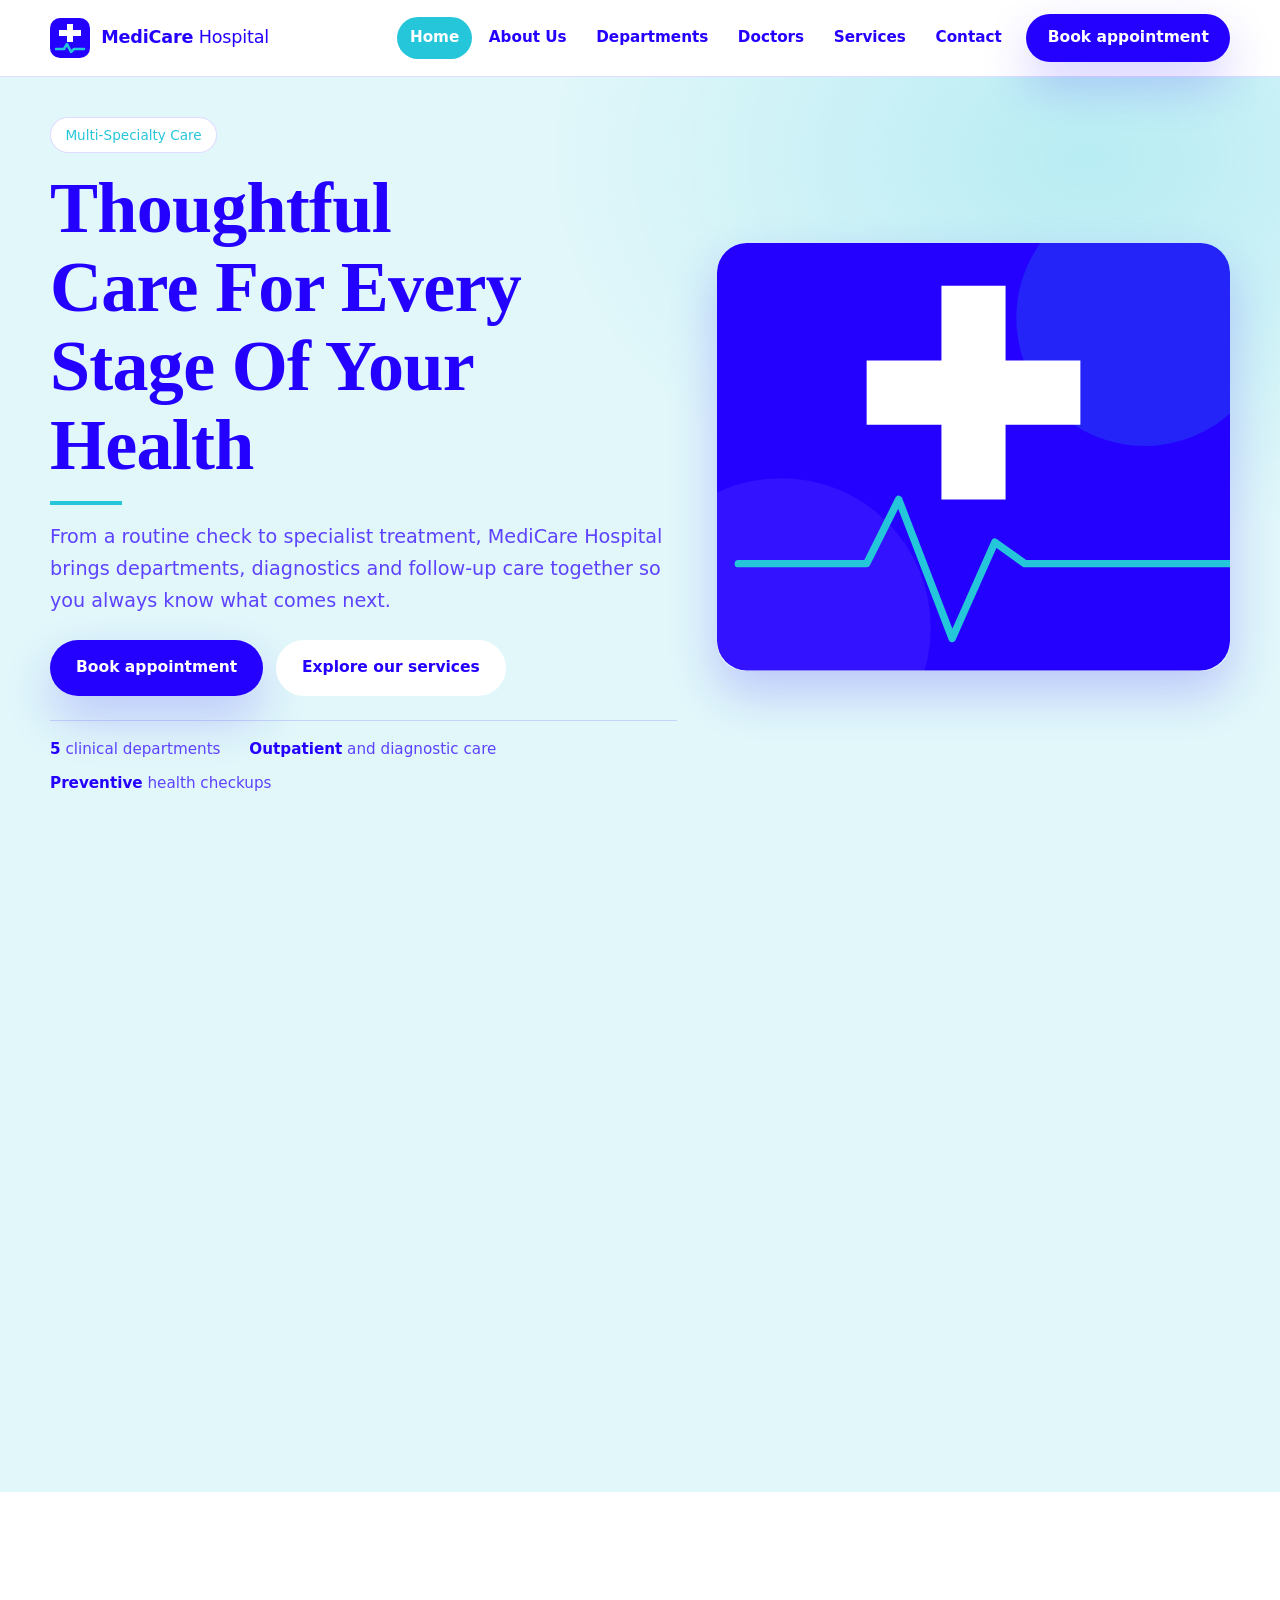
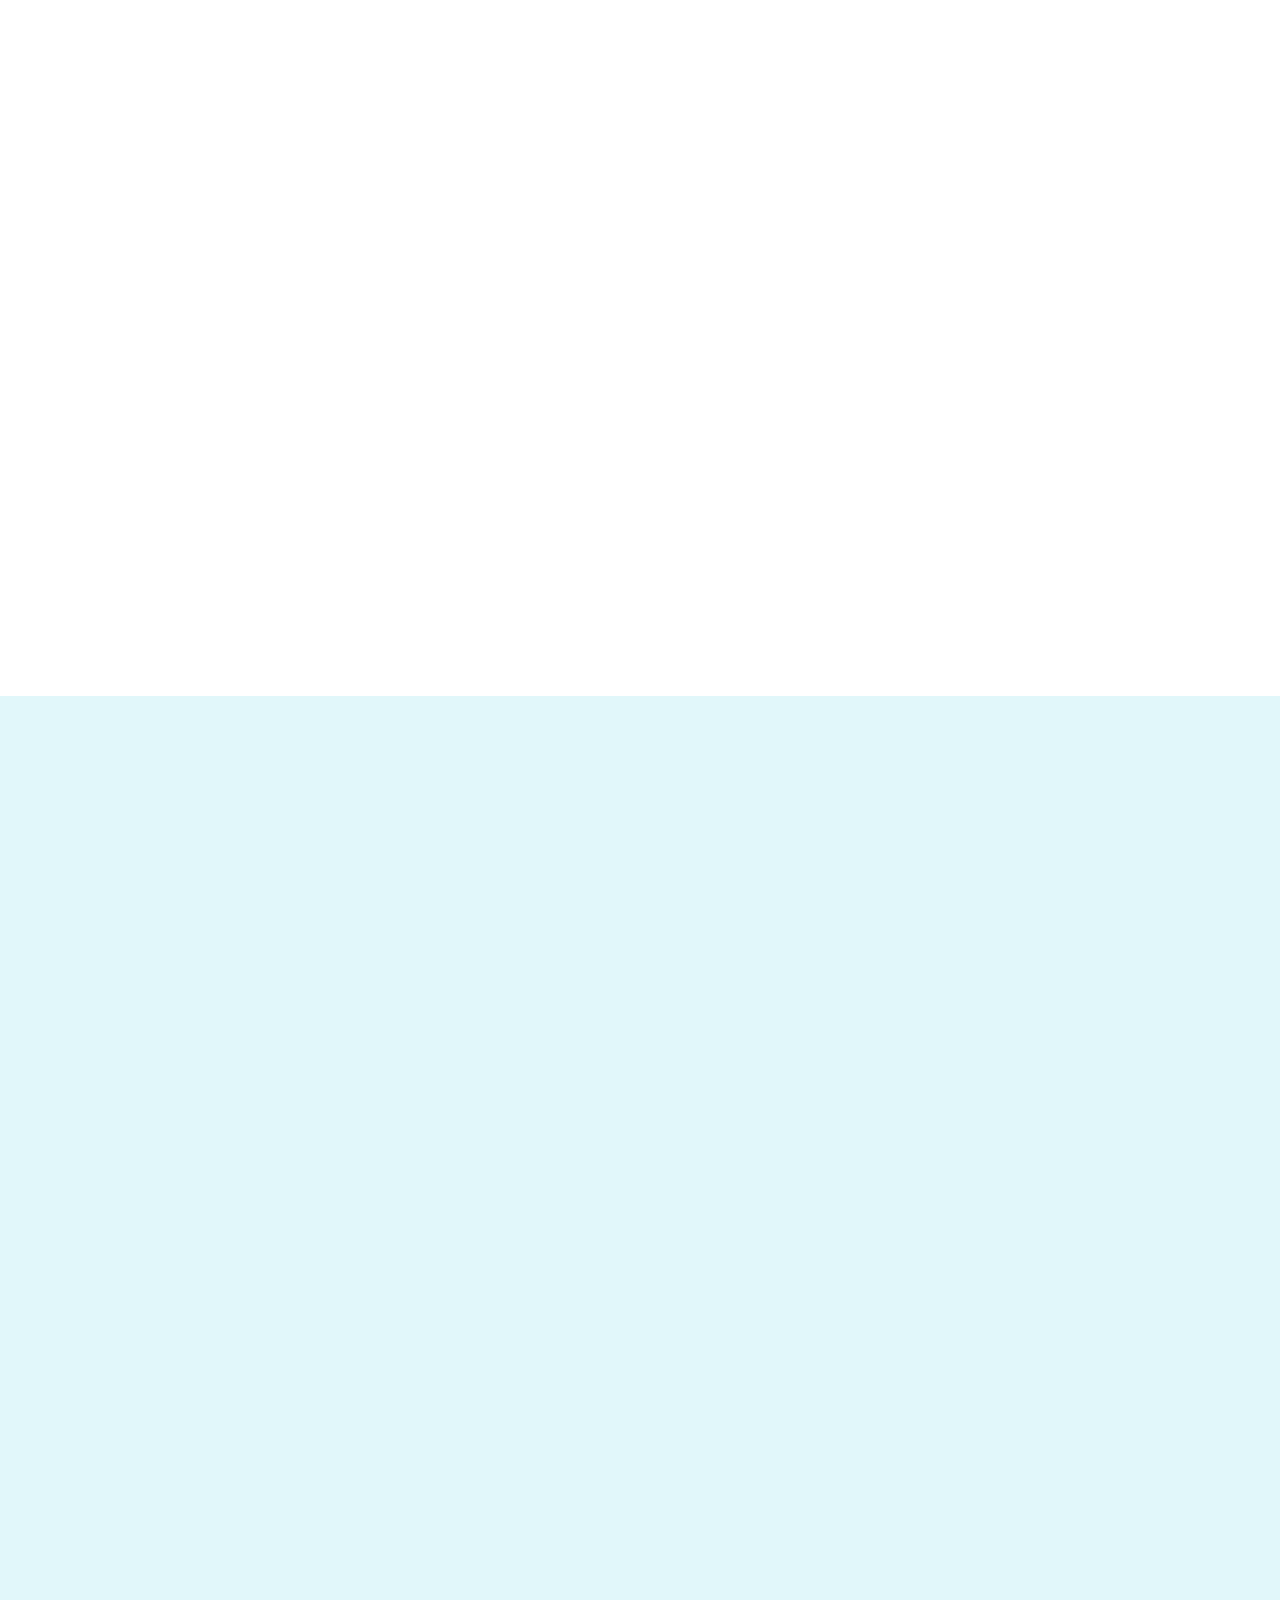
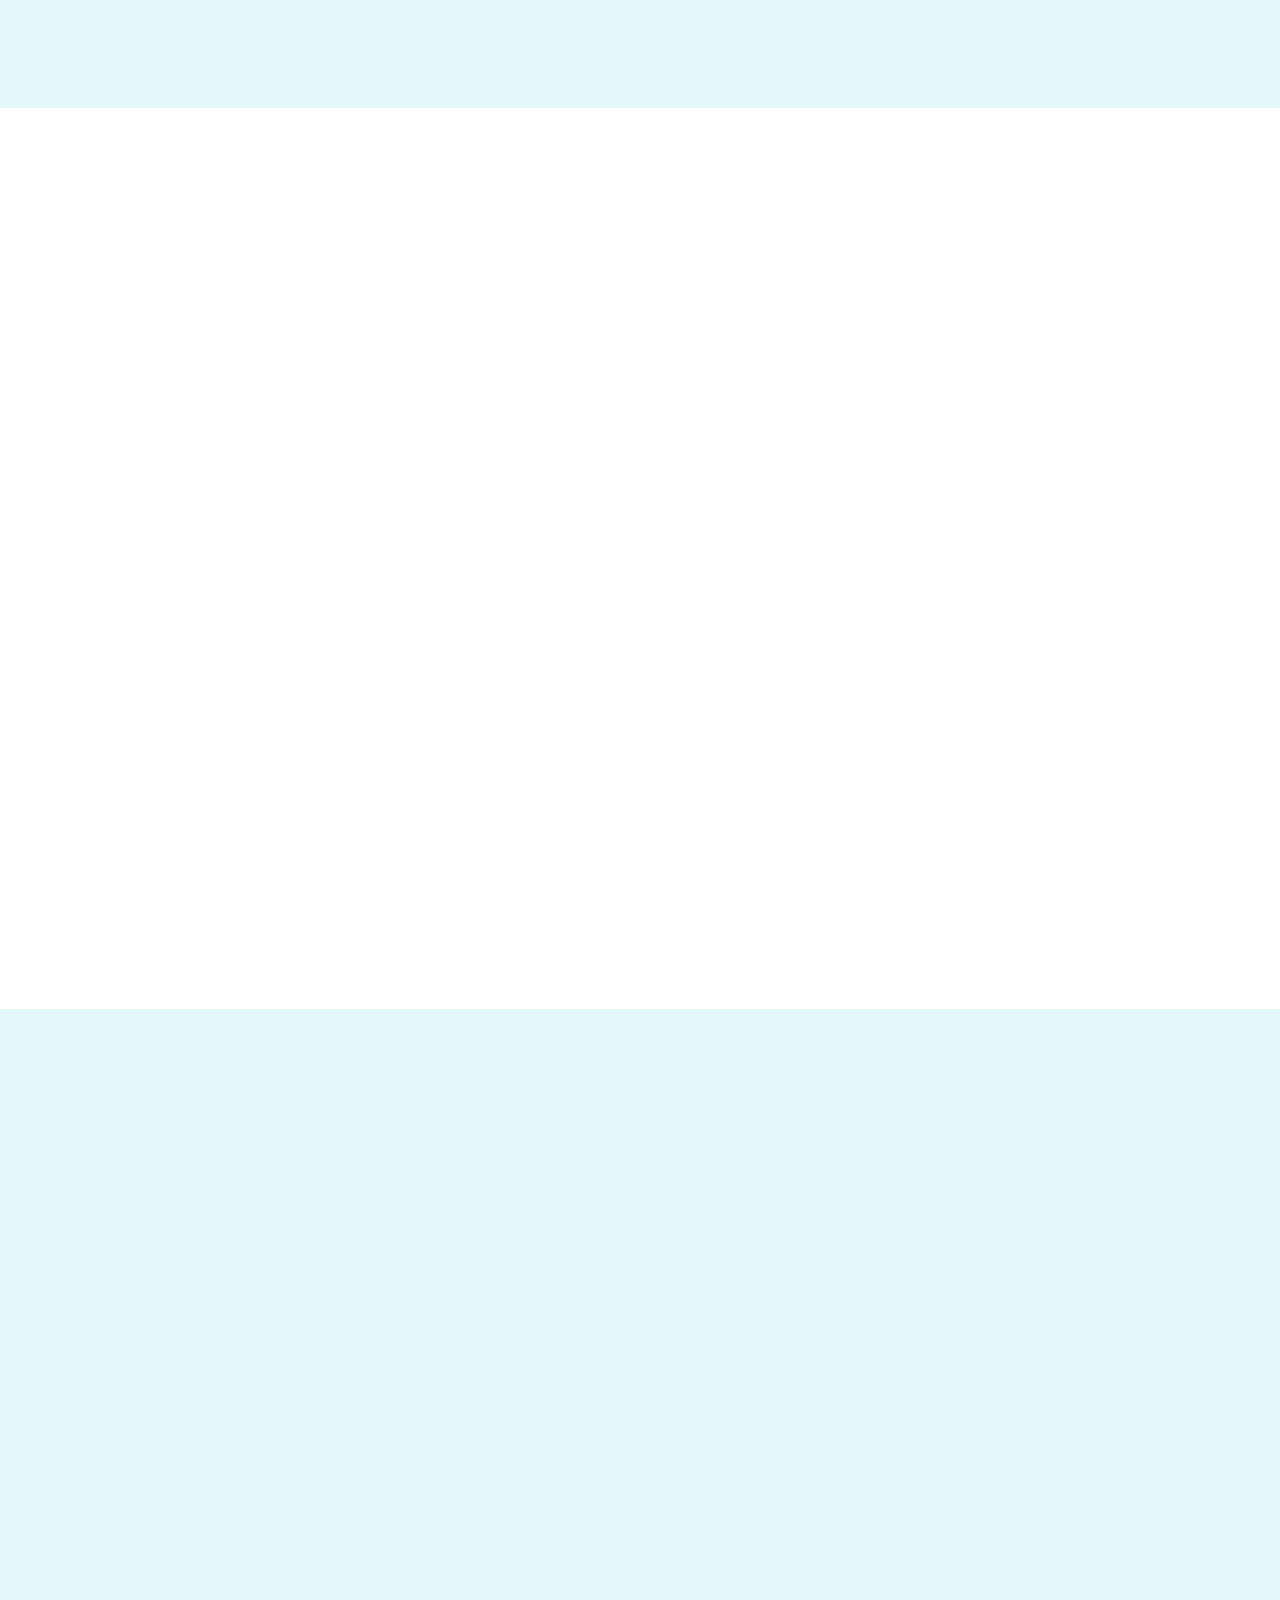
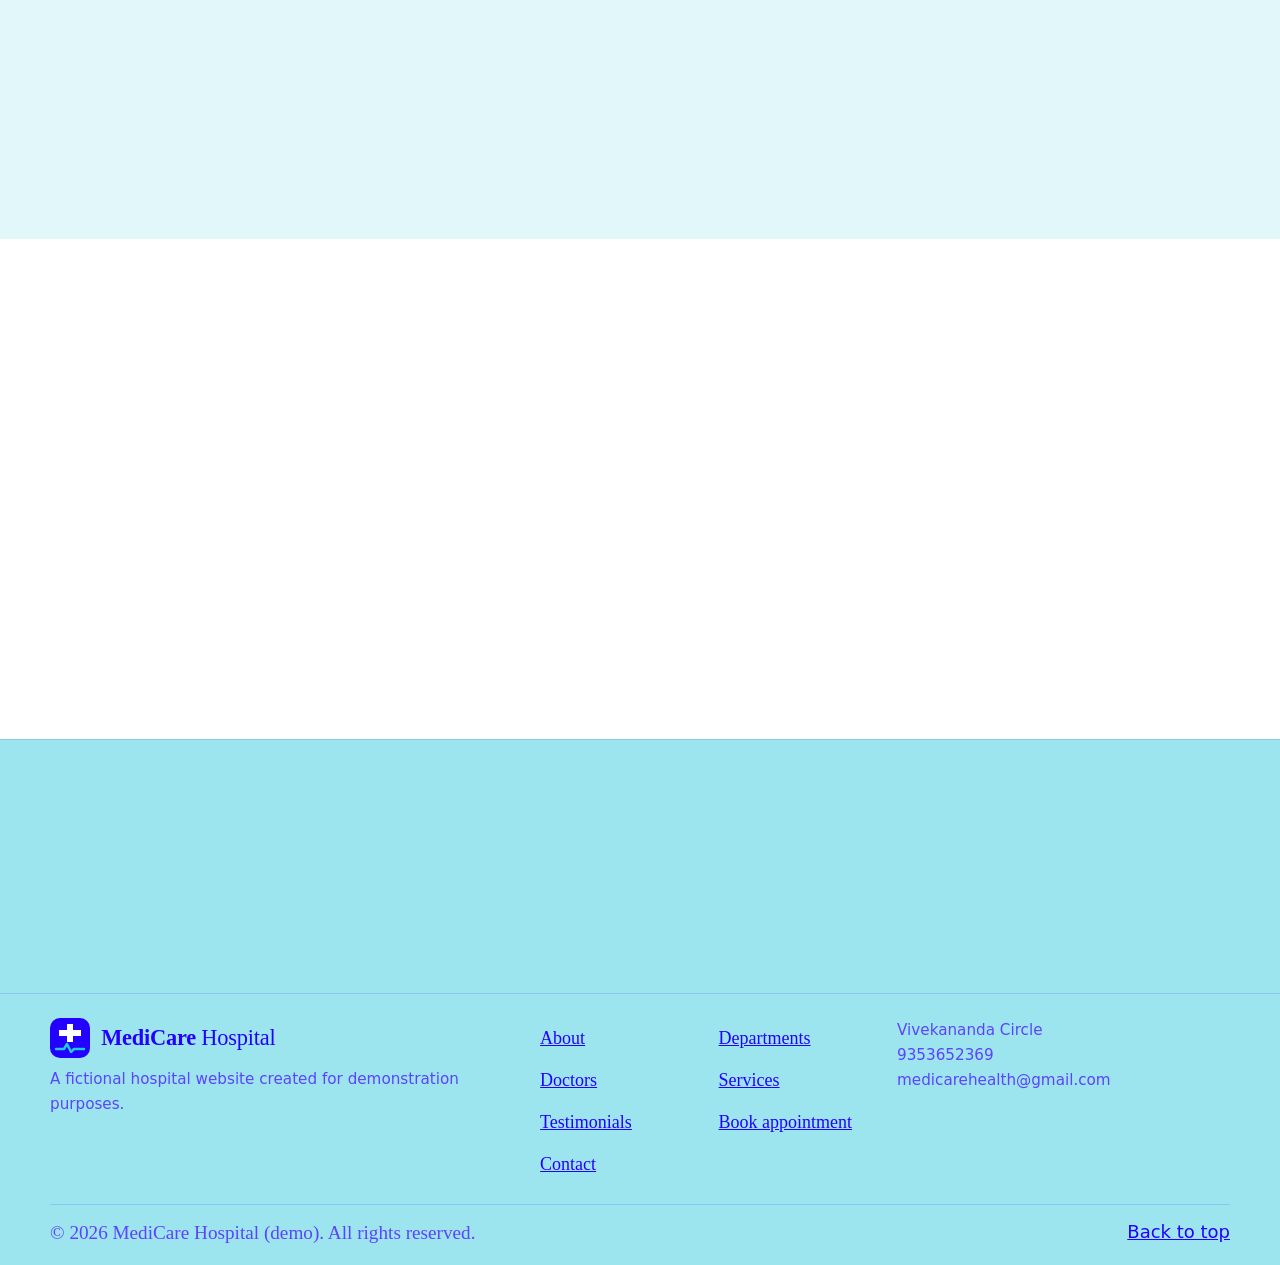
<file: Hospital_website/MediCare_Hospitals_V1/index.html>
<!DOCTYPE html>
<html lang="en">

<head>
    <meta charset="UTF-8">
    <meta name="viewport" content="width=device-width, initial-scale=1">
    <title>MediCare Hospital | Multi-Specialty Care and Doctor Appointments (Demo)</title>
    <meta name="description"
        content="MediCare Hospital is a demonstration website for a multi-specialty hospital: explore departments, doctors, outpatient care, diagnostics and preventive health checkups.">
    <!-- Google ignores the keywords tag; it is included because the assignment requires it. -->
    <meta name="keywords"
        content="multi-specialty hospital, private hospital, multi-specialty clinic, patient-centered care, book a doctor appointment, book doctor appointment online, schedule doctor visit, specialist appointment booking, cardiology, orthopedics, neurology, pediatrics, general medicine, heart specialist, bone and joint doctor, neurologist, pediatric care, general physician, emergency care, emergency department, outpatient consultation, medical diagnostics, diagnostic services, laboratory testing, blood test, x-ray and imaging, preventive health checkup, preventive health screening, health checkup package, health screening package, routine health checkup, family healthcare, second opinion consultation, sick visit, medical advice, chest pain evaluation, joint pain treatment, headache specialist, child health checkup, fever and infection care, compassionate care, clear medical communication, follow-up care, coordinated care">
    <!-- Revisit the robots directive before launch. -->
    <meta name="robots" content="index, follow">
    <!-- theme-color must match --brand-blue in style.css -->
    <meta name="theme-color" content="#2400FF">
    <meta property="og:title" content="MediCare Hospital: Multi-Specialty Care (Demo)">
    <meta property="og:description"
        content="Demo hospital website with departments, sample doctors, services and a demo appointment form.">
    <meta property="og:type" content="website">
    <!-- REQUIRES REAL PRODUCTION DOMAIN BEFORE LAUNCH: og:url, og:image, rel="canonical" -->
    <meta name="twitter:card" content="summary_large_image">
    <meta name="twitter:title" content="MediCare Hospital: Multi-Specialty Care (Demo)">
    <meta name="twitter:description"
        content="Demo hospital website with departments, sample doctors, services and a demo appointment form.">
    <!-- Favicon: standalone data-URI copy of the logo mark. Replace with a full production favicon set (add the asset files) before launch. -->
    <link rel="icon" type="image/svg+xml"
        href="data:image/svg+xml,%3Csvg xmlns='http://www.w3.org/2000/svg' viewBox='0 0 40 40'%3E%3Crect width='40' height='40' rx='10' fill='%232400FF'/%3E%3Cpath d='M17 6h6v6h8v6h-8v6h-6v-6H9v-6h8z' fill='%23FFFFFF'/%3E%3Cpath d='M6 31h8l3-5 4 8 3-3h10' fill='none' stroke='%2326C6DA' stroke-width='2.5' stroke-linecap='round' stroke-linejoin='round'/%3E%3C/svg%3E">
    <link rel="stylesheet" href="style.css">
    <script src="script.js"></script>
</head>

<body id="top" tabindex="-1">
    <!-- Logo and icon symbols (brand palette only) -->
    <svg width="0" height="0" style="position:absolute" aria-hidden="true" focusable="false">
        <symbol id="logo-mark" viewBox="0 0 40 40">
            <rect width="40" height="40" rx="10" fill="#2400FF" />
            <path d="M17 6h6v6h8v6h-8v6h-6v-6H9v-6h8z" fill="#FFFFFF" />
            <path d="M6 31h8l3-5 4 8 3-3h10" fill="none" stroke="#26C6DA" stroke-width="2.5" stroke-linecap="round"
                stroke-linejoin="round" />
        </symbol>
        <symbol id="person" viewBox="0 0 80 80">
            <circle cx="40" cy="30" r="14" />
            <path d="M12 78c2-19 14-29 28-29s26 10 28 29z" />
        </symbol>
    </svg>

    <a class="skip-link" href="#main">Skip to main content</a>

    <header class="site-header">
        <div class="container header-inner">
            <a class="brand" href="#top" aria-label="MediCare Hospital, back to top">
                <svg class="brand-mark" width="40" height="40" aria-hidden="true">
                    <use href="#logo-mark" />
                </svg>
                <span class="brand-text"><strong>MediCare</strong> Hospital</span>
            </a>
            <button id="nav-toggle" class="nav-toggle" type="button" aria-expanded="false"
                aria-controls="primary-navigation" aria-label="Open main menu">
                <span class="hamburger" aria-hidden="true"></span>
            </button>
            <nav id="primary-navigation" class="primary-nav" aria-label="Main">
                <ul>
                    <li><a href="#home">Home</a></li>
                    <li><a href="#about">About Us</a></li>
                    <li><a href="#departments">Departments</a></li>
                    <li><a href="#doctors">Doctors</a></li>
                    <li><a href="#services">Services</a></li>
                    <li><a href="#contact">Contact</a></li>
                    <li><a class="btn btn-primary" href="#appointment">Book appointment</a></li>
                </ul>
            </nav>
        </div>
    </header>

    <main id="main">
        <section id="home" class="hero" aria-labelledby="hero-title">
            <div class="container hero-grid">
                <div class="hero-copy">
                    <div class="hero-tags">
                        <p class="hero-note">Multi-Specialty Care</p>

                    </div>
                    <h1 id="hero-title">Thoughtful Care For Every Stage Of Your Health</h1>
                    <p class="lead">From a routine check to specialist treatment, MediCare Hospital brings departments,
                        diagnostics and follow-up care together so you always know what comes next.</p>
                    <div class="cta-row">
                        <a class="btn btn-primary" href="#appointment">Book appointment</a>
                        <a class="btn btn-outline" href="#services">Explore our services</a>
                    </div>
                    <ul class="highlights" aria-label="Highlights">
                        <li><strong>5</strong> clinical departments</li>
                        <li><strong>Outpatient</strong> and diagnostic care</li>
                        <li><strong>Preventive</strong> health checkups</li>
                    </ul>
                </div>
                <div class="hero-visual" aria-hidden="false">
                    <svg viewBox="0 0 480 400" role="img"
                        aria-label="Illustration of a medical cross with a heartbeat line in the hospital's brand colors">
                        <rect width="480" height="400" rx="28" fill="#2400FF" />
                        <circle cx="400" cy="70" r="120" fill="#26C6DA" fill-opacity=".18" />
                        <circle cx="60" cy="360" r="140" fill="#FFFFFF" fill-opacity=".07" />
                        <path d="M210 40h60v70h70v60h-70v70h-60v-70h-70v-60h70z" fill="#FFFFFF" />
                        <path class="ecg" pathLength="1" d="M20 300h120l30-60 50 130 40-90 28 20h192" fill="none"
                            stroke="#26C6DA" stroke-width="7" stroke-linecap="round" stroke-linejoin="round" />
                    </svg>
                </div>
            </div>
        </section>

        <section id="about" class="section section-tint" aria-labelledby="about-title">
            <div class="container split">
                <div class="reveal about-image" data-reveal="left">
                    <div class="media media-about">
                        <svg viewBox="0 0 400 320" role="img"
                            aria-label="Illustration of connected care teams around a medical cross">
                            <rect width="400" height="320" fill="#26C6DA" />
                            <circle cx="200" cy="160" r="110" fill="#FFFFFF" fill-opacity=".35" />
                            <circle cx="200" cy="160" r="70" fill="#FFFFFF" />
                            <path d="M188 120h24v28h28v24h-28v28h-24v-28h-28v-24h28z" fill="#2400FF" />
                            <circle cx="70" cy="70" r="22" fill="#2400FF" />
                            <circle cx="340" cy="90" r="16" fill="#FFFFFF" />
                            <circle cx="320" cy="260" r="24" fill="#2400FF" />
                            <circle cx="80" cy="250" r="14" fill="#FFFFFF" />
                        </svg>
                    </div>
                </div>
                <div>
                    <h2 id="about-title" class="reveal " data-reveal="up">Care built around the patient</h2>
                    <p class="reveal" data-reveal="up" style="--reveal-delay:100ms">Our mission is to make hospital care
                        clear and coordinated. Each department works from one shared plan, so you spend less time
                        repeating yourself and more time getting better.</p>
                    <ul class="benefits">
                        <li class="reveal " data-reveal="up" style="--reveal-delay:150ms">
                            <h3>Coordinated specialists</h3>
                            <p>Departments share notes so your care stays consistent.</p>
                        </li>
                        <li class="reveal" data-reveal="up" style="--reveal-delay:250ms">
                            <h3>Clear communication</h3>
                            <p>Plain explanations of tests, options and next steps.</p>
                        </li>
                        <li class="reveal" data-reveal="up" style="--reveal-delay:350ms">
                            <h3>Care beyond the visit</h3>
                            <p>Follow-up and preventive checkups to keep you well.</p>
                        </li>
                    </ul>
                </div>
            </div>
        </section>

        <section id="departments" class="section" aria-labelledby="dept-title">
            <div class="container">
                <div class="section-head">
                    <h2 id="dept-title" class="reveal" data-reveal="up">Medical departments</h2>
                    <p class="reveal" data-reveal="up" style="--reveal-delay:100ms">Five departments covering the most
                        common reasons people visit a hospital.</p>
                </div>
                <div class="grid grid-5">
                    <article class="card reveal" data-reveal="right">
                        <svg class="icon" viewBox="0 0 24 24" aria-hidden="true">
                            <path d="M12 20s-7-4.4-7-10a4 4 0 0 1 7-2.5A4 4 0 0 1 19 10c0 5.6-7 10-7 10z" />
                        </svg>
                        <h3><button class="dept-link" type="button" data-department="cardiology">Cardiology</button>
                        </h3>
                        <p>Heart and circulation care, from checkups to ongoing management.</p>
                        <span class="dept-cta" aria-hidden="true">Book this department</span>

                    </article>
                    <article class="card reveal" data-reveal="right" style="--reveal-delay:150ms">
                        <svg class="icon" viewBox="0 0 24 24" aria-hidden="true">
                            <path d="M7 17 17 7" />
                            <circle cx="6" cy="18" r="2.5" />
                            <circle cx="18" cy="6" r="2.5" />
                        </svg>
                        <h3><button class="dept-link" type="button" data-department="orthopedics">Orthopedics</button>
                        </h3>
                        <p>Bones, joints and muscles, including injury assessment and rehabilitation.</p>
                        <span class="dept-cta" aria-hidden="true">Book this department</span>
                    </article>
                    <article class="card reveal" data-reveal="right" style="--reveal-delay:300ms">
                        <svg class="icon" viewBox="0 0 24 24" aria-hidden="true">
                            <circle cx="6" cy="8" r="2.5" />
                            <circle cx="18" cy="8" r="2.5" />
                            <circle cx="12" cy="18" r="2.5" />
                            <path d="m8 9.5 3 6.5M16 9.5l-3 6.5M8.5 8h7" />
                        </svg>
                        <h3><button class="dept-link" type="button" data-department="neurology">Neurology</button></h3>
                        <p>Evaluation and care for the brain, nerves and spine.</p>
                        <span class="dept-cta" aria-hidden="true">Book this department</span>
                    </article>
                    <article class="card reveal" data-reveal="right" style="--reveal-delay:450ms">
                        <svg class="icon" viewBox="0 0 24 24" aria-hidden="true">
                            <circle cx="12" cy="12" r="9" />
                            <path d="M9 10h.01M15 10h.01M8.5 14.5c1.5 2 5.5 2 7 0" />
                        </svg>
                        <h3><button class="dept-link" type="button" data-department="pediatrics">Pediatrics</button>
                        </h3>
                        <p>Child-friendly care for infants, children and teenagers.</p>
                        <span class="dept-cta" aria-hidden="true">Book this department</span>
                    </article>
                    <article class="card reveal" data-reveal="right" style="--reveal-delay:600ms">
                        <svg class="icon" viewBox="0 0 24 24" aria-hidden="true">
                            <circle cx="12" cy="12" r="9" />
                            <path d="M12 7.5v9M7.5 12h9" />
                        </svg>
                        <h3><button class="dept-link" type="button" data-department="general">General Medicine</button>
                        </h3>
                        <p>A first point of contact for everyday health concerns and referrals.</p>
                        <span class="dept-cta" aria-hidden="true">Book this department</span>
                    </article>
                </div>
            </div>
        </section>

        <section id="doctors" class="section section-tint" aria-labelledby="doc-title">
            <div class="container">
                <div class="section-head">
                    <h2 id="doc-title" class="reveal" data-reveal="up">Meet our doctors</h2>
                    <p class="notice reveal" data-reveal="up" style="--reveal-delay:100ms"><strong>Demo
                            content:</strong> these doctors are fictional and are not real medical professionals. No
                        credentials are implied.</p>
                </div>
                <div class="grid grid-3 doctor-grid">
                    <article class="card doctor reveal" data-reveal="left">
                        <div class="avatar avatar-blue"><svg viewBox="0 0 80 80" role="img"
                                aria-label="Placeholder portrait for a fictional doctor">
                                <use href="#person" />
                            </svg></div>
                        <h3>Dr. Meera Anand</h3>
                        <p class="specialty">Cardiology (fictional)</p>
                        <p class="focus">Heart health and routine checkups</p>
                        <button class="btn btn-outline book-doctor" type="button" data-department="cardiology"
                            data-doctor="Dr. Meera Anand">Book with this doctor</button>
                    </article>
                    <article class="card doctor reveal" data-reveal="left" style="--reveal-delay:150ms">
                        <div class="avatar avatar-teal"><svg viewBox="0 0 80 80" role="img"
                                aria-label="Placeholder portrait for a fictional doctor">
                                <use href="#person" />
                            </svg></div>
                        <h3>Dr. Rohan Kapoor</h3>
                        <p class="specialty">Neurology (fictional)</p>
                        <p class="focus">Care for headaches, nerves and the spine</p>
                        <button class="btn btn-outline book-doctor" type="button" data-department="neurology"
                            data-doctor="Dr. Rohan Kapoor">Book with this doctor</button>
                    </article>
                    <article class="card doctor reveal" data-reveal="left" style="--reveal-delay:300ms">
                        <div class="avatar avatar-white"><svg viewBox="0 0 80 80" role="img"
                                aria-label="Placeholder portrait for a fictional doctor">
                                <use href="#person" />
                            </svg></div>
                        <h3>Dr. Elena Park</h3>
                        <p class="specialty">Pediatrics (fictional)</p>
                        <p class="focus">Everyday care for children and teenagers</p>
                        <button class="btn btn-outline book-doctor" type="button" data-department="pediatrics"
                            data-doctor="Dr. Elena Park">Book with this doctor</button>
                    </article>
                    <article class="card doctor reveal" data-reveal="left" style="--reveal-delay:450ms">
                        <div class="avatar avatar-blue"><svg viewBox="0 0 80 80" role="img"
                                aria-label="Placeholder portrait for a fictional doctor">
                                <use href="#person" />
                            </svg></div>
                        <h3>Dr. Arjun Mehta</h3>
                        <p class="specialty">Orthopedics (fictional)</p>
                        <p class="focus">Bone, joint and muscle care</p>
                        <button class="btn btn-outline book-doctor" type="button" data-department="orthopedics"
                            data-doctor="Dr. Arjun Mehta">Book with this doctor</button>
                    </article>
                    <article class="card doctor reveal" data-reveal="left" style="--reveal-delay:600ms">
                        <div class="avatar avatar-teal"><svg viewBox="0 0 80 80" role="img"
                                aria-label="Placeholder portrait for a fictional doctor">
                                <use href="#person" />
                            </svg></div>
                        <h3>Dr. Sara Thomas</h3>
                        <p class="specialty">General Medicine (fictional)</p>
                        <p class="focus">First visits and everyday health concerns</p>
                        <button class="btn btn-outline book-doctor" type="button" data-department="general"
                            data-doctor="Dr. Sara Thomas">Book with this doctor</button>
                    </article>
                </div>
            </div>
        </section>

        <section id="services" class="section" aria-labelledby="serv-title">
            <div class="container">
                <div class="section-head">
                    <h2 id="serv-title" class="reveal" data-reveal="up">Hospital services</h2>
                    <p class="reveal" data-reveal="up" style="--reveal-delay:100ms">Services you can expect from a
                        multi-specialty hospital.</p>
                </div>
                <div class="grid grid-3 service-grid">
                    <article class="service reveal" data-reveal="left">
                        <svg class="icon" viewBox="0 0 24 24" aria-hidden="true">
                            <path d="M12 4 3 20h18z" />
                            <path d="M12 10v4M12 17h.01" />
                        </svg>
                        <h3>Emergency care</h3>
                        <p>Emergency department for urgent conditions.</p>
                    </article>
                    <article class="service reveal" data-reveal="left" style="--reveal-delay:150ms">
                        <svg class="icon" viewBox="0 0 24 24" aria-hidden="true">
                            <circle cx="11" cy="11" r="6" />
                            <path d="m20 20-4.2-4.2" />
                        </svg>
                        <h3>Diagnostics</h3>
                        <p>Imaging and diagnostic tests ordered by your doctor.</p>
                    </article>
                    <article class="service reveal" data-reveal="left" style="--reveal-delay:300ms">
                        <svg class="icon" viewBox="0 0 24 24" aria-hidden="true">
                            <path d="M9 3h6M10 3v6l-5 9a2 2 0 0 0 1.8 3h10.4A2 2 0 0 0 19 18l-5-9V3M8 14h8" />
                        </svg>
                        <h3>Laboratory services</h3>
                        <p>Sample collection and laboratory testing.</p>
                    </article>
                    <article class="service reveal" data-reveal="left" style="--reveal-delay:450ms">
                        <svg class="icon" viewBox="0 0 24 24" aria-hidden="true">
                            <rect x="6" y="5" width="12" height="16" rx="2" />
                            <path d="M9 5V4h6v1M9 11h6M9 15h4" />
                        </svg>
                        <h3>Outpatient care</h3>
                        <p>Consultations and treatment without an overnight stay.</p>
                        <a class="service-link" href="#appointment">Book a visit</a>
                    </article>
                    <article class="service reveal" data-reveal="left" style="--reveal-delay:600ms">
                        <svg class="icon" viewBox="0 0 24 24" aria-hidden="true">
                            <path d="M12 3 5 6v5c0 4.5 3 8 7 10 4-2 7-5.5 7-10V6z" />
                            <path d="m9 12 2 2 4-4" />
                        </svg>
                        <h3>Preventive health checkups</h3>
                        <p>Routine screening packages to review your overall health.</p>
                        <a class="service-link" href="#appointment">Book a visit</a>
                    </article>
                </div>
                <p class="emergency reveal" data-reveal="up"><strong>In an emergency, contact your local emergency
                        services immediately.</strong> Do not use this website or its form for urgent medical needs.</p>
            </div>
        </section>

        <section id="appointment" class="section section-tint" aria-labelledby="appt-title">
            <div class="container split split-form">
                <div>
                    <h2 id="appt-title" class="reveal" data-reveal="left" style="--reveal-delay:50ms">Book an
                        appointment</h2>
                    <p class="reveal" data-reveal="left" style="--reveal-delay:150ms">Choose a department, doctor and a
                        time that suits you.</p>
                    <p class="notice reveal" data-reveal="left" style="--reveal-delay:250ms"><strong>Demonstration
                            form.</strong> It does not transmit or store any information and does not book appointments.
                        Please do not enter real medical information.</p>
                </div>
                <form id="appointment-form" class="form reveal" data-reveal="right" novalidate>
                    <p class="req-note">Fields marked with <span class="req" aria-hidden="true">*</span> are required.
                    </p>
                    <div class="form-group"><label for="fullname">Full name <span class="req"
                                aria-hidden="true">*</span></label>
                        <input id="fullname" name="fullname" type="text" autocomplete="name" required
                            aria-describedby="error-fullname">
                        <p class="error" id="error-fullname" aria-live="polite"></p>
                    </div>
                    <div class="form-row">
                        <div class="form-group"><label for="email">Email address <span class="req"
                                    aria-hidden="true">*</span></label>
                            <input id="email" name="email" type="email" inputmode="email" autocomplete="email"
                                autocapitalize="off" spellcheck="false" required aria-describedby="error-email">
                            <p class="error" id="error-email" aria-live="polite"></p>
                        </div>
                        <div class="form-group"><label for="phone">Phone number <span class="req"
                                    aria-hidden="true">*</span></label>
                            <input id="phone" name="phone" type="tel" inputmode="tel" autocomplete="tel" required
                                aria-describedby="error-phone">
                            <p class="error" id="error-phone" aria-live="polite"></p>
                        </div>
                    </div>
                    <div class="form-row">
                        <div class="form-group"><label for="department">Department <span class="req"
                                    aria-hidden="true">*</span></label>
                            <select id="department" name="department" required aria-describedby="error-department">
                                <option value="">Select a department</option>
                                <option value="cardiology">Cardiology</option>
                                <option value="orthopedics">Orthopedics</option>
                                <option value="neurology">Neurology</option>
                                <option value="pediatrics">Pediatrics</option>
                                <option value="general">General Medicine</option>
                            </select>
                            <p class="error" id="error-department" aria-live="polite"></p>
                        </div>
                        <div class="form-group"><label for="doctor">Doctor <span class="req"
                                    aria-hidden="true">*</span></label>
                            <select id="doctor" name="doctor" required aria-describedby="error-doctor">
                                <option value="">Select a department first</option>
                            </select>
                            <p class="error" id="error-doctor" aria-live="polite"></p>
                        </div>
                    </div>
                    <div class="form-row">
                        <div class="form-group"><label for="date">Appointment date <span class="req"
                                    aria-hidden="true">*</span></label>
                            <input id="date" name="date" type="date" required aria-describedby="error-date">
                            <p class="error" id="error-date" aria-live="polite"></p>
                        </div>
                        <div class="form-group"><label for="time">Preferred time <span class="req"
                                    aria-hidden="true">*</span></label>
                            <select id="time" name="time" required aria-describedby="error-time">
                                <option value="">Select a time</option>
                                <option>Morning (9:00-12:00)</option>
                                <option>Afternoon (12:00-16:00)</option>
                                <option>Evening (16:00-19:00)</option>
                            </select>
                            <p class="error" id="error-time" aria-live="polite"></p>
                        </div>
                    </div>
                    <div class="form-group"><label for="message">Message <span
                                class="optional">(optional)</span></label>
                        <textarea id="message" name="message" rows="3"></textarea>
                    </div>
                    <div class="form-group check"><label class="check-label"><input id="consent" name="consent"
                                type="checkbox" required aria-describedby="error-consent"> I understand this is a
                            demonstration and nothing will be booked or stored. <span class="req"
                                aria-hidden="true">*</span></label>
                        <p class="error" id="error-consent" aria-live="polite"></p>
                    </div>
                    <p class="request-summary" id="request-summary" aria-live="polite"></p>
                    <button class="btn btn-primary btn-block" type="submit">Submit demo request</button>
                    <p class="next-note">In a real booking, a hospital team member would confirm your slot by phone.</p>
                    <div class="form-status" role="status" aria-live="polite"></div>
                </form>
            </div>
        </section>

        <section id="testimonials" class="section" aria-labelledby="test-title">
            <div class="container">
                <div class="section-head">
                    <h2 id="test-title" class="reveal" data-reveal="up">What patients might say</h2>
                    <p class="notice reveal" data-reveal="up" style="--reveal-delay:100ms"><strong>Fictional demo
                            testimonials.</strong> These are sample quotes, not real patient reviews.</p>
                </div>
                <div class="grid grid-3">
                    <figure class="quote reveal" data-reveal="up">
                        <blockquote>The team explained each step before it happened, which made the visit far less
                            stressful.</blockquote>
                        <figcaption>Sample testimonial A</figcaption>
                    </figure>
                    <figure class="quote reveal" data-reveal="up" style="--reveal-delay:120ms">
                        <blockquote>Booking and follow-up were simple, and the staff were patient with my questions.
                        </blockquote>
                        <figcaption>Sample testimonial B</figcaption>
                    </figure>
                    <figure class="quote reveal" data-reveal="up" style="--reveal-delay:240ms">
                        <blockquote>Our child felt at ease, and we left knowing exactly what to do next.</blockquote>
                        <figcaption>Sample testimonial C</figcaption>
                    </figure>
                </div>
            </div>
        </section>

        <section id="contact" class="section section-ink" aria-labelledby="contact-title">
            <div class="container">
                <h2 id="contact-title" class="reveal" data-reveal="up">Contact us</h2>
                <p class="reveal" data-reveal="up" style="--reveal-delay:100ms">These are placeholders. Replace them
                    with verified hospital details before launch.</p>
                <dl class="contact-list reveal" data-reveal="up" style="--reveal-delay:150ms">
                    <div>
                        <dt>Address</dt>
                        <dd>Vivekananda Circle</dd>
                    </div>
                    <div>
                        <dt>Phone</dt>
                        <dd>9353652369</dd>
                    </div>
                    <div>
                        <dt>Email</dt>
                        <dd>medicarehealth@gmail.com</dd>
                    </div>
                    <div>
                        <dt>Opening hours</dt>
                        <dd>24/7</dd>
                    </div>
                </dl>
            </div>
        </section>
    </main>

    <footer class="site-footer">
        <div class="container footer-grid">
            <div>
                <a class="brand brand-light" href="#top" aria-label="MediCare Hospital, back to top">
                    <svg width="40" height="40" aria-hidden="true">
                        <use href="#logo-mark" />
                    </svg>
                    <span class="brand-text"><strong>MediCare</strong> Hospital</span>
                </a>
                <p>A fictional hospital website created for demonstration purposes.</p>
            </div>
            <nav aria-label="Footer">
                <ul>
                    <li><a href="#about">About</a></li>
                    <li><a href="#departments">Departments</a></li>
                    <li><a href="#doctors">Doctors</a></li>
                    <li><a href="#services">Services</a></li>
                    <li><a href="#testimonials">Testimonials</a></li>
                    <li><a href="#appointment">Book appointment</a></li>
                    <li><a href="#contact">Contact</a></li>
                </ul>
            </nav>
            <div>
                <p>Vivekananda Circle</p>
                <p>9353652369</p>
                <p>medicarehealth@gmail.com</p>
            </div>
        </div>
        <div class="container footer-bottom">
            <p>&copy; <span id="current-year">2026</span> MediCare Hospital (demo). All rights reserved.</p>
            <a class="back-link" href="#top">Back to top</a>
        </div>
    </footer>

    <a class="back-to-top" href="#top" aria-label="Back to top"><svg viewBox="0 0 24 24" width="22" height="22"
            aria-hidden="true">
            <path d="M12 19V5M5 12l7-7 7 7" fill="none" stroke="currentColor" stroke-width="2.5" stroke-linecap="round"
                stroke-linejoin="round" />
        </svg></a>
</body>

</html>
</file>
<file: Hospital_website/MediCare_Hospitals_V1/style.css>
/* ==== BRAND PALETTE: taken only from the logo ====
   Blue #2400FF | Teal #26C6DA | White #FFFFFF
   Every other shade is a tint made by mixing these with white or transparency. */
:root {
    --brand-blue: #2400FF;
    /* keep in sync with theme-color meta */
    --brand-teal: #26C6DA;
    --brand-white: #FFFFFF;
    --brand-ink: var(--brand-blue);
    /* text and dark surfaces use the logo blue */
    --brand-tint: color-mix(in srgb, var(--brand-teal) 14%, var(--brand-white));
    --muted: color-mix(in srgb, var(--brand-ink) 74%, var(--brand-white));
    --line: color-mix(in srgb, var(--brand-ink) 14%, transparent);
    --blue-soft: color-mix(in srgb, var(--brand-blue) 8%, var(--brand-white));
    --space-1: .25rem;
    --space-2: .5rem;
    --space-3: 1rem;
    --space-4: 1.5rem;
    --space-5: 2.5rem;
    --space-6: 5rem;
    --radius-sm: 8px;
    --radius-md: 16px;
    --radius-lg: 28px;
    --shadow-sm: 0 1px 3px color-mix(in srgb, var(--brand-ink) 10%, transparent);
    --shadow-md: 0 10px 30px color-mix(in srgb, var(--brand-ink) 10%, transparent);
    --shadow-lg: 0 22px 50px color-mix(in srgb, var(--brand-blue) 20%, transparent);
    --ease: cubic-bezier(.2, .7, .2, 1);
    --font-body: system-ui, -apple-system, "Segoe UI", Roboto, "Helvetica Neue", Arial, sans-serif;
    --font-display: ui-serif, "Iowan Old Style", "Palatino Linotype", Georgia, serif;
    --fs-body: clamp(1rem, .95rem + .25vw, 1.125rem);
    --fs-h2: clamp(1.9rem, 1.4rem + 2vw, 2.9rem);
    --fs-h1: clamp(2.4rem, 1.5rem + 4.4vw, 4.5rem);
    --header-h: 76px;
}

/* ==== Reset & base ==== */
*,
*::before,
*::after {
    box-sizing: border-box;
    margin: 0;
    padding: 0
}

html {
    scroll-behavior: smooth;
    scroll-padding-top: var(--header-h)
}

body {
    font-family: var(--font-body);
    font-size: var(--fs-body);
    line-height: 1.65;
    color: var(--brand-ink);
    background: var(--brand-white);
    -webkit-font-smoothing: antialiased
}

body:focus {
    outline: none
}

img,
svg {
    display: block;
    max-width: 100%
}

ul {
    list-style: none
}

h1,
h2,
h3 {
    line-height: 1.15
}

h1,
h2 {
    font-family: var(--font-display);
    font-weight: 700;
    letter-spacing: -.02em
}

h3 {
    font-size: 1.15rem;
    font-weight: 650
}

p {
    max-width: 68ch
}

a {
    color: var(--brand-blue)
}

:focus-visible {
    outline: 3px solid var(--brand-blue);
    outline-offset: 3px;
    border-radius: 4px
}

.section-ink :focus-visible,
.site-footer :focus-visible {
    outline-color: var(--brand-teal)
}

.container {
    width: min(100% - 2.5rem, 1180px);
    margin-inline: auto
}

.skip-link {
    position: absolute;
    left: 1rem;
    top: -4rem;
    background: var(--brand-teal);
    color: var(--brand-white);
    padding: .75rem 1rem;
    border-radius: var(--radius-sm);
    z-index: 2000;
    transition: top .2s
}

.skip-link:focus {
    top: 1rem
}

/* ==== Buttons ==== */
.btn {
    display: inline-flex;
    align-items: center;
    justify-content: center;
    padding: .8rem 1.5rem;
    border-radius: 999px;
    font: inherit;
    font-weight: 650;
    font-size: .97rem;
    text-decoration: none;
    cursor: pointer;
    border: 2px solid transparent;
    transition: transform .2s var(--ease), background-color .2s, box-shadow .2s, color .2s
}

.btn-primary {
    background: var(--brand-blue);
    color: var(--brand-white);
    box-shadow: var(--shadow-lg)
}

.btn-primary:hover {
    background: color-mix(in srgb, var(--brand-blue) 70%, var(--brand-teal));
    transform: translateY(-2px)
}

.btn-primary:active {
    transform: translateY(0) scale(.98);
    background: color-mix(in srgb, var(--brand-blue) 50%, var(--brand-teal))
}

.btn-outline {
    background: var(--brand-white);
    color: var(--brand-ink);
    border-color: var(--brand-white)
}

.btn-outline:hover {
    background: var(--brand-ink);
    color: var(--brand-white);
    transform: translateY(-2px)
}

.btn-outline:active {
    transform: scale(.98)
}

.btn-block {
    width: 100%
}

/* ==== Header ==== */
.site-header {
    position: sticky;
    top: 0;
    z-index: 1000;
    background: color-mix(in srgb, var(--brand-white) 90%, transparent);
    backdrop-filter: blur(12px);
    border-bottom: 1px solid var(--line)
}

.header-inner {
    display: flex;
    align-items: center;
    justify-content: space-between;
    min-height: var(--header-h);
    gap: 1rem
}

.brand {
    display: inline-flex;
    align-items: center;
    gap: .7rem;
    text-decoration: none;
    color: var(--brand-ink)
}

.brand-text {
    font-size: 1.1rem;
    font-weight: 400;
    letter-spacing: -.01em
}

.brand-text strong {
    font-weight: 800
}

.primary-nav ul {
    display: flex;
    align-items: center;
    gap: .25rem;
    flex-wrap: wrap
}

.primary-nav a:not(.btn) {
    display: block;
    padding: .5rem .8rem;
    border-radius: 999px;
    color: var(--brand-ink);
    text-decoration: none;
    font-weight: 550;
    font-size: .95rem;
    transition: background-color .2s
}

.primary-nav a:not(.btn).active {
    background: var(--brand-teal);
    color: var(--brand-white)
}


.primary-nav a:not(.btn):hover {
    background: var(--brand-teal);
    color: var(--brand-white)
}

.primary-nav .btn {
    margin-left: .5rem;
    padding: .6rem 1.2rem
}

.nav-toggle {
    display: none;
    width: 48px;
    height: 48px;
    align-items: center;
    justify-content: center;
    background: var(--brand-white);
    border: 2px solid var(--brand-ink);
    border-radius: var(--radius-sm);
    cursor: pointer
}

.hamburger,
.hamburger::before,
.hamburger::after {
    display: block;
    width: 22px;
    height: 2px;
    background: var(--brand-ink);
    border-radius: 2px;
    transition: transform .25s var(--ease), opacity .2s
}

.hamburger {
    position: relative
}

.hamburger::before,
.hamburger::after {
    content: "";
    position: absolute;
    left: 0
}

.hamburger::before {
    top: -7px
}

.hamburger::after {
    top: 7px
}

.nav-toggle[aria-expanded="true"] .hamburger {
    background: transparent
}

.nav-toggle[aria-expanded="true"] .hamburger::before {
    transform: translateY(7px) rotate(45deg)
}

.nav-toggle[aria-expanded="true"] .hamburger::after {
    transform: translateY(-7px) rotate(-45deg)
}

/* ==== Hero ==== */
.hero {
    padding: var(--space-5) 0 var(--space-6);
    background: radial-gradient(60% 70% at 85% 10%, color-mix(in srgb, var(--brand-teal) 22%, transparent), transparent 70%), var(--brand-tint)
}

.hero-grid {
    display: grid;
    gap: var(--space-5);
    align-items: center
}

.hero-note {
    display: inline-block;
    padding: .35rem .9rem;
    border: 1px solid var(--line);
    border-radius: 999px;
    background: var(--brand-white);
    font-size: .85rem;
    color: var(--brand-teal);
    margin-bottom: var(--space-3);

    .hero-tags {
        display: flex;
        flex-wrap: wrap;
        align-items: center;
        gap: .5rem;
        margin-bottom: var(--space-3)
    }

    .hero-tags .hero-note {
        margin-bottom: 0
    }

    .hero-tag {
        display: inline-block;
        padding: .35rem .9rem;
        border-radius: 999px;
        background: var(--brand-teal);
        color: var(--brand-blue);
        font-size: .85rem;
        font-weight: 700
    }

}

.hero h1 {
    font-size: var(--fs-h1);
    max-width: 14ch;
    font-weight: 700;
    letter-spacing: -.01em;
    line-height: 1.1
}

.hero h1::after {
    content: "";
    display: block;
    width: 72px;
    height: 4px;
    margin-top: var(--space-3);
    background: var(--brand-teal)
}

.lead {
    margin-top: var(--space-3);
    font-size: 1.2rem;
    color: var(--muted)
}

.cta-row {
    display: flex;
    flex-wrap: wrap;
    gap: .8rem;
    margin-top: var(--space-4)
}

.highlights {
    display: flex;
    flex-wrap: wrap;
    gap: .6rem 1.8rem;
    margin-top: var(--space-4);
    padding-top: var(--space-3);
    border-top: 1px solid var(--line);
    font-size: .95rem;
    color: var(--muted)
}

.highlights strong {
    color: var(--brand-ink)
}

.hero-visual {
    border-radius: var(--radius-lg);
    overflow: hidden;
    box-shadow: var(--shadow-lg);
    transition: scale .5s var(--ease)
}

.hero-visual:hover {
    scale: 1.06
}

.hero-visual svg {
    width: 100%;
    height: auto
}

.ecg {
    stroke-dasharray: 1;
    stroke-dashoffset: 1
}

/* Hero entrance (single orchestrated moment) */
@keyframes rise {
    from {
        opacity: 0;
        transform: translateY(24px)
    }

    to {
        opacity: 1;
        transform: none
    }
}

@keyframes draw {
    to {
        stroke-dashoffset: 0
    }
}

@keyframes pop {
    from {
        opacity: 0;
        transform: scale(.94)
    }

    to {
        opacity: 1;
        transform: none
    }
}

.hero-copy>* {
    animation: rise .8s var(--ease) both
}

.hero-copy>:nth-child(2) {
    animation-delay: .1s
}

.hero-copy>:nth-child(3) {
    animation-delay: .2s
}

.hero-copy>:nth-child(4) {
    animation-delay: .3s
}

.hero-copy>:nth-child(5) {
    animation-delay: .4s
}

.hero-visual {
    animation: pop .9s var(--ease) .2s both
}

.ecg {
    animation: draw 2.2s var(--ease) .8s forwards
}

/* ==== Sections ==== */
.section {
    padding: var(--space-6) 0
}

.section-tint {
    background: var(--brand-tint)
}

.section-ink {
    background: var(--brand-ink);
    color: var(--brand-white)
}

.section h2 {
    font-size: var(--fs-h2)
}

.section h2+p {
    margin-top: var(--space-3);
    color: var(--muted)
}

.section-ink h2+p,
.section-ink p {
    color: color-mix(in srgb, var(--brand-white) 82%, var(--brand-ink))
}

.section-head {
    margin-bottom: var(--space-5)
}

.split {
    display: grid;
    gap: var(--space-5);
    align-items: center
}

.media {
    border-radius: var(--radius-lg);
    overflow: hidden;
    box-shadow: var(--shadow-md)
}

.media svg {
    width: 100%;
    height: auto;
    transition: transform .6s var(--ease)
}

.media:hover svg {
    transform: scale(1.06)
}

.benefits {
    display: grid;
    gap: var(--space-3);
    margin-top: var(--space-4)
}

.benefits li {
    padding-left: 1rem;
    border-left: 4px solid var(--brand-teal)
}

.benefits p {
    color: var(--muted);
    font-size: .97rem
}

.grid {
    display: grid;
    gap: var(--space-4)
}

/* ==== Cards ==== */
.card,
.service,
.quote {
    background: var(--brand-white);
    border: 1px solid var(--line);
    border-radius: var(--radius-md);
    padding: var(--space-4);
    box-shadow: var(--shadow-sm);
    transition: transform .3s var(--ease), box-shadow .3s
}

.grid-5 .card {
    position: relative;
    cursor: pointer;
    display: flex;
    flex-direction: column
}

.dept-cta {
    align-self: flex-start;
    margin-top: auto;
    padding-top: var(--space-3)
}

.dept-cta {
    font-size: .9rem;
    font-weight: 650;
    color: var(--brand-blue);
    border-bottom: 2px solid var(--brand-teal);
    transition: border-color .2s
}

.grid-5 .card:hover .dept-cta {
    border-bottom-color: var(--brand-blue)
}

.dept-link {
    font: inherit;
    color: inherit;
    background: none;
    border: 0;
    padding: 0;
    text-align: left;
    cursor: pointer
}

.dept-link::after {
    content: "";
    position: absolute;
    inset: 0;
    border-radius: var(--radius-md)
}

.dept-link:focus-visible {
    outline: none
}

.dept-link:focus-visible::after {
    outline: 3px solid var(--brand-blue);
    outline-offset: 3px
}

.card:hover,
.service:hover {
    transform: translateY(-6px);
    box-shadow: var(--shadow-md)
}

.card p,
.service p {
    margin-top: .5rem;
    color: var(--muted);
    font-size: .97rem
}

.icon {
    width: 52px;
    height: 52px;
    padding: 12px;
    border-radius: 14px;
    background: var(--brand-teal);
    margin-bottom: var(--space-3);
    fill: none;
    stroke: var(--brand-ink);
    stroke-width: 1.8;
    stroke-linecap: round;
    stroke-linejoin: round
}

.doctor {
    text-align: center
}

.avatar {
    width: 112px;
    height: 112px;
    margin: 0 auto var(--space-3);
    border-radius: 50%;
    overflow: hidden;
    background: var(--blue-soft);
    border: 3px solid var(--brand-teal);
    color: var(--brand-blue)
}

.avatar svg {
    width: 100%;
    height: 100%;
    fill: currentColor;
    transition: transform .5s var(--ease)
}

.doctor:hover .avatar svg {
    transform: scale(1.12)
}

.doctor {
    display: flex;
    flex-direction: column;
    align-items: center
}

.doctor .focus {
    margin: .25rem auto var(--space-3);
    font-size: .95rem
}

.doctor .book-doctor {
    margin-top: auto
}

.avatar.avatar-blue {
    background: var(--brand-blue);
    color: var(--brand-white);
    border-color: var(--brand-teal)
}

.avatar.avatar-teal {
    background: var(--brand-teal);
    color: var(--brand-blue);
    border-color: var(--brand-blue)
}

.avatar.avatar-white {
    background: var(--brand-white);
    color: var(--brand-blue);
    border-color: var(--brand-teal)
}

.specialty {
    color: var(--muted);
    margin: .25rem auto .25rem !important
}

.service {
    border-top: 4px solid var(--brand-blue)
}

.service {
    display: flex;
    flex-direction: column
}

.service-link {
    align-self: flex-start;
    margin-top: auto;
    padding-top: var(--space-3);
    padding-bottom: 2px;
    font-size: .9rem;
    font-weight: 650;
    color: var(--brand-blue);
    text-decoration: none;
    border-bottom: 2px solid var(--brand-teal);
    transition: border-color .2s
}

.service-link:hover {
    border-bottom-color: var(--brand-blue)
}

.notice {
    max-width: none;
    padding: .8rem 1rem;
    border: 1px dashed var(--brand-blue);
    border-radius: var(--radius-sm);
    background: var(--blue-soft);
    color: var(--brand-ink) !important;
    font-size: .95rem
}

.emergency {
    max-width: none;
    margin-top: var(--space-5);
    padding: 1rem 1.25rem;
    border-radius: var(--radius-sm);
    background: var(--brand-ink);
    color: var(--brand-white);
    border-left: 6px solid var(--brand-teal)
}

.quote blockquote {
    font-family: var(--font-display);
    font-size: 1.1rem;
    line-height: 1.5
}

.quote figcaption {
    margin-top: var(--space-3);
    font-size: .9rem;
    color: var(--muted);
    padding-top: var(--space-2);
    border-top: 1px solid var(--line)
}

/* ==== Form ==== */
.form {
    display: grid;
    gap: var(--space-3);
    padding: var(--space-4);
    background: var(--brand-white);
    border: 1px solid var(--line);
    border-radius: var(--radius-lg);
    box-shadow: var(--shadow-md)
}

.form-row {
    display: grid;
    gap: var(--space-3)
}

.form-group {
    display: flex;
    flex-direction: column;
    gap: .35rem
}

label {
    font-weight: 600;
    font-size: .93rem
}

.optional {
    font-weight: 400;
    color: var(--muted)
}

input[type=text],
input[type=email],
input[type=tel],
input[type=date],
select,
textarea {
    font: inherit;
    color: var(--brand-ink);
    width: 100%;
    padding: .65rem .9rem;
    background: var(--brand-white);
    border: 2px solid color-mix(in srgb, var(--brand-ink) 60%, var(--brand-white));
    border-radius: var(--radius-sm);
    transition: border-color .2s, box-shadow .2s
}

input:hover,
select:hover,
textarea:hover {
    border-color: var(--brand-teal)
}

input:focus-visible,
select:focus-visible,
textarea:focus-visible {
    border-color: var(--brand-teal)
}

[aria-invalid=true] {
    border-color: var(--brand-teal) !important;
    box-shadow: 0 0 0 4px color-mix(in srgb, var(--brand-teal) 18%, transparent)
}

.error {
    min-height: 0;
    font-size: .88rem;
    font-weight: 600;
    color: var(--brand-blue)
}

.error:not(:empty) {
    padding-left: .6rem;
    border-left: 3px solid var(--brand-blue)
}

.check-label {
    display: flex;
    gap: .6rem;
    align-items: flex-start;
    font-weight: 500
}

.check-label input {
    width: 1.3rem;
    height: 1.3rem;
    margin-top: .2rem;
    accent-color: var(--brand-blue);
    flex: none
}

.form-status {
    max-width: none;
    font-weight: 600
}

.form-status:not(:empty) {
    padding: .9rem 1rem;
    border-radius: var(--radius-sm);
    background: var(--brand-white);
    color: var(--brand-blue);
    border: 3px solid var(--brand-teal)
}

.form-status.is-error:not(:empty) {
    background: var(--brand-white);
    border-color: var(--brand-blue);
    color: var(--brand-ink)
}

/* ==== Contact & footer ==== */
.contact-list {
    display: grid;
    gap: var(--space-3);
    margin-top: var(--space-4)
}

.contact-list div {
    padding: var(--space-3);
    border: 1px solid color-mix(in srgb, var(--brand-white) 25%, transparent);
    border-radius: var(--radius-md)
}

.contact-list dt {
    font-size: .85rem;
    color: var(--brand-white);
    font-weight: 700
}

.contact-list dd {
    margin-top: .2rem;
    font-size: 1.05rem
}

.site-footer {
    background: var(--brand-ink);
    color: var(--brand-white);
    padding-top: var(--space-5);
    border-top: 1px solid color-mix(in srgb, var(--brand-white) 18%, transparent)
}

.site-footer p {
    color: color-mix(in srgb, var(--brand-white) 80%, var(--brand-ink));
    font-size: .95rem
}

.site-footer nav a:hover {
    color: var(--brand-white)
}



.brand-light {
    color: var(--brand-white);
    margin-bottom: var(--space-2)
}

.footer-grid {
    display: grid;
    gap: var(--space-4)
}


.site-footer li {
    margin: .3rem 0
}

.site-footer a {
    color: var(--brand-white)
}

.site-footer a:hover {
    text-decoration: none
}

.footer-bottom {
    display: flex;
    flex-wrap: wrap;
    gap: var(--space-2) var(--space-4);
    justify-content: space-between;
    margin-top: var(--space-5);
    padding: var(--space-3) 0 var(--space-4);
    border-top: 1px solid color-mix(in srgb, var(--brand-white) 18%, transparent)
}

/* ==== Copyright line: italic serif (option B) ==== */
.footer-bottom p {
    font-family: var(--font-display);
    font-size: 1.2rem
}

.back-to-top {
    position: fixed;
    right: 1.25rem;
    bottom: 1.25rem;
    width: 52px;
    height: 52px;
    display: grid;
    place-items: center;
    border-radius: 50%;
    background: var(--brand-teal);
    color: var(--brand-ink);
    border: 2px solid var(--brand-ink);
    box-shadow: var(--shadow-md);
    opacity: 0;
    visibility: hidden;
    transform: translateY(12px);
    transition: opacity .25s, transform .25s var(--ease), visibility .25s
}

.back-to-top.show {
    opacity: 1;
    visibility: visible;
    transform: none
}

.back-to-top:hover {
    transform: translateY(-3px)
}

/* ==== Scroll reveal (hidden only when JS is running; transform-like props only) ==== */
.js .reveal {
    opacity: 0;
    transition: opacity .7s var(--ease) var(--reveal-delay, 0ms), translate .7s var(--ease) var(--reveal-delay, 0ms), scale .7s var(--ease) var(--reveal-delay, 0ms), transform .3s var(--ease), box-shadow .3s
}

.js .reveal[data-reveal=up] {
    translate: 0 28px
}

.js .reveal[data-reveal=left] {
    translate: -36px 0
}

.js .reveal[data-reveal=right] {
    translate: 36px 0
}

.js .reveal[data-reveal=zoom] {
    scale: .92
}

.js .reveal:not(.is-visible) {
    transition-delay: 0ms
}

.js .reveal.is-visible {
    opacity: 1;
    translate: none;
    scale: none
}

.js .reveal.about-image[data-reveal=left]:not(.is-visible) {
    translate: -140px 0
}

.js .reveal.about-image {
    transition-duration: 1s;
    transition-timing-function: linear
}

.js .reveal.about-image:not(.is-visible) {
    transition-duration: .4s
}

/* ==== Responsive ==== */
@media (max-width:899px) {
    .js .nav-toggle {
        display: inline-flex
    }

    .js .primary-nav {
        position: absolute;
        left: 0;
        right: 0;
        top: 100%;
        background: var(--brand-white);
        border-bottom: 1px solid var(--line);
        box-shadow: var(--shadow-md);
        padding: var(--space-3) 1.25rem var(--space-4);
        display: none
    }

    .js .primary-nav.open {
        display: block
    }

    .js .primary-nav ul {
        flex-direction: column;
        align-items: stretch
    }

    .js .primary-nav .btn {
        margin: .5rem 0 0
    }

    .primary-nav a:not(.btn) {
        padding: .8rem
    }
}

@media (min-width:600px) {
    .form-row {
        grid-template-columns: 1fr 1fr
    }

    .contact-list {
        grid-template-columns: 1fr 1fr
    }

    .grid-3 {
        grid-template-columns: repeat(2, 1fr)
    }

    .grid-5 {
        grid-template-columns: repeat(2, 1fr)
    }

    .footer-grid {
        grid-template-columns: 1.4fr 1fr 1fr
    }
}

@media (min-width:900px) {
    .hero-grid {
        grid-template-columns: 1.1fr .9fr
    }

    .split {
        grid-template-columns: 1fr 1fr
    }

    .split-form {
        align-items: start;
        grid-template-columns: .8fr 1.2fr
    }

    .grid-3 {
        grid-template-columns: repeat(3, 1fr)
    }

    .grid-5 {
        grid-template-columns: repeat(6, 1fr)
    }

    .grid-5>* {
        grid-column: span 2
    }

    .grid-5>:nth-child(4) {
        grid-column: 2/span 2
    }

    .grid-5>:nth-child(5) {
        grid-column: 4/span 2
    }

    .contact-list {
        grid-template-columns: repeat(4, 1fr)
    }
}

/* ==== Reduced motion ==== */
@media (prefers-reduced-motion:reduce) {

    *,
    *::before,
    *::after {
        animation: none !important;
        transition-duration: .01ms !important;
        transition-delay: 0ms !important;
        scroll-behavior: auto !important
    }

    .js .reveal {
        opacity: 1;
        translate: none;
        scale: none
    }

    .ecg {
        stroke-dashoffset: 0
    }
}

@media (min-width:900px) {
    .grid.doctor-grid {
        grid-template-columns: repeat(6, 1fr)
    }

    .grid.doctor-grid>* {
        grid-column: span 2
    }

    .grid.doctor-grid>:nth-child(4) {
        grid-column: 2/span 2
    }

    .grid.doctor-grid>:nth-child(5) {
        grid-column: 4/span 2
    }
}

@media (min-width:900px) {
    .grid.service-grid {
        grid-template-columns: repeat(6, 1fr)
    }

    .grid.service-grid>* {
        grid-column: span 2
    }

    .grid.service-grid>:nth-child(4) {
        grid-column: 2/span 2
    }

    .grid.service-grid>:nth-child(5) {
        grid-column: 4/span 2
    }
}

/* ==== Appointment form: required marks, summary, next note, success panel ==== */
.req {
    color: var(--brand-blue);
    font-weight: 700
}

.req-note {
    max-width: none;
    font-size: .9rem;
    color: var(--muted)
}

.request-summary {
    max-width: none;
    padding: .7rem .9rem;
    border-left: 4px solid var(--brand-teal);
    background: var(--blue-soft);
    font-weight: 600;
    font-size: .95rem;
    color: var(--brand-blue)
}

.request-summary:empty {
    display: none
}

.next-note {
    max-width: none;
    font-size: .88rem;
    color: var(--muted);
    text-align: center
}

.form-status.is-success:not(:empty) {
    padding: 0;
    border: 0;
    background: none
}

.success-panel {
    display: grid;
    gap: .6rem;
    padding: 1.25rem;
    border: 3px solid var(--brand-teal);
    border-radius: var(--radius-md);
    background: var(--brand-white);
    box-shadow: var(--shadow-md)
}

.success-panel h3 {
    font-size: 1.25rem;
    color: var(--brand-blue)
}

.success-panel h3:focus {
    outline: 3px solid var(--brand-blue);
    outline-offset: 3px
}

.success-panel p {
    color: var(--brand-ink)
}

.success-panel .btn {
    justify-self: start;
    margin-top: .4rem
}

/* ==== Appointment form: field sizes matched to the reference (sizes only, logo colors kept) ==== */
.form {
    gap: .1rem;
    padding: 1.4rem
}

.form .form-group>label:not(.check-label) {
    font-size: .95rem;
    margin-bottom: .1rem
}

.form input:not([type=checkbox]),
.form select {
    min-height: 42px;
    padding: .65rem .9rem;
    font-size: .8rem;
    border-radius: 8px
}

.form textarea {
    min-height: 110px;
    padding: .65rem .8rem;
    font-size: .8rem;
    border-radius: 8px
}

.form .btn-block {
    min-height: 48px;
    padding: .95rem 1.5rem;
    font-size: .95rem
}

.form .error {
    font-size: .7rem
}

.form .next-note {
    font-size: .8rem
}

/* ==== Appointment form: 3D tilt on hover (left edge comes forward, right edge recedes) ==== */
@media (hover:hover) and (prefers-reduced-motion:no-preference) {

    .form input:not([type=checkbox]),
    .form select,
    .form textarea {
        transform-origin: center;
        transition: transform .35s var(--ease), border-color .2s, box-shadow .2s;
    }

    .form input:not([type=checkbox]):hover,
    .form select:hover,
    .form textarea:hover {
        transform: perspective(700px) rotateY(4deg);
    }

    .form input:not([type=checkbox]):focus-visible,
    .form select:focus-visible,
    .form textarea:focus-visible {
        transform: perspective(700px) rotateY(4deg);
    }
}

/* ==== Appointment form: remove the heavy blue focus outline; keep a soft teal glow ==== */
.form input:not([type=checkbox]):focus-visible,
.form select:focus-visible,
.form textarea:focus-visible {
    outline: none;
    border-color: color-mix(in srgb, var(--brand-blue) 22%, var(--brand-white));
    box-shadow: 0 0 0 3px color-mix(in srgb, var(--brand-teal) 40%, transparent)
}

/* ==== Appointment section: slide in from the right (explicit class, clearly visible distance) ==== */
.js .reveal.from-right:not(.is-visible) {
    translate: 60px 0
}

/* ==== Contact + footer: fit in one screen when Contact is opened from the menu ==== */
#contact {
    padding: 2.5rem 0 1.25rem
}

#contact .contact-list {
    margin-top: 1rem;
    gap: .6rem
}

#contact .contact-list div {
    padding: .7rem .9rem
}

.site-footer {
    padding-top: 1.5rem
}

.site-footer nav ul {
    display: grid;
    grid-template-columns: 1fr 1fr;
    gap: .1rem 1.5rem
}

.footer-bottom {
    margin-top: 1.25rem;
    padding: .75rem 0 1rem
}

/* ==== Contact + footer: light teal background, blue text (replaces the dark blue) ==== */
#contact,
.site-footer {
    background: color-mix(in srgb, var(--brand-teal) 45%, var(--brand-white));
    color: var(--brand-ink);
    border-top: 1px solid var(--line)
}

#contact h2,
#contact p {
    color: var(--brand-ink)
}

#contact p {
    color: var(--muted)
}

#contact .contact-list div {
    background: var(--brand-white);
    border-color: var(--line)
}

#contact .contact-list dt {
    color: var(--brand-blue)
}

#contact .contact-list dd {
    color: var(--brand-ink)
}

.site-footer p {
    color: var(--muted)
}

.site-footer .brand-light {
    color: var(--brand-ink)
}

.site-footer a {
    color: var(--brand-blue)
}

.site-footer a:hover {
    color: var(--brand-blue);
    text-decoration: underline
}

.footer-bottom {
    border-top: 1px solid var(--line)
}

#contact :focus-visible,
.site-footer :focus-visible {
    outline-color: var(--brand-blue)
}

/* ==== Footer brand name: serif headline style (option B); header unchanged ==== */
.site-footer .brand-text {
    font-family: var(--font-display);
    font-size: 1.4rem;
    font-weight: 400;
    letter-spacing: -.01em
}

.site-footer .brand-text strong {
    font-weight: 700
}

/* ==== Footer nav links: serif, same as the footer name ==== */
.site-footer nav a {
    font-family: var(--font-display);
    font-size: 1.rem
}
</file>
